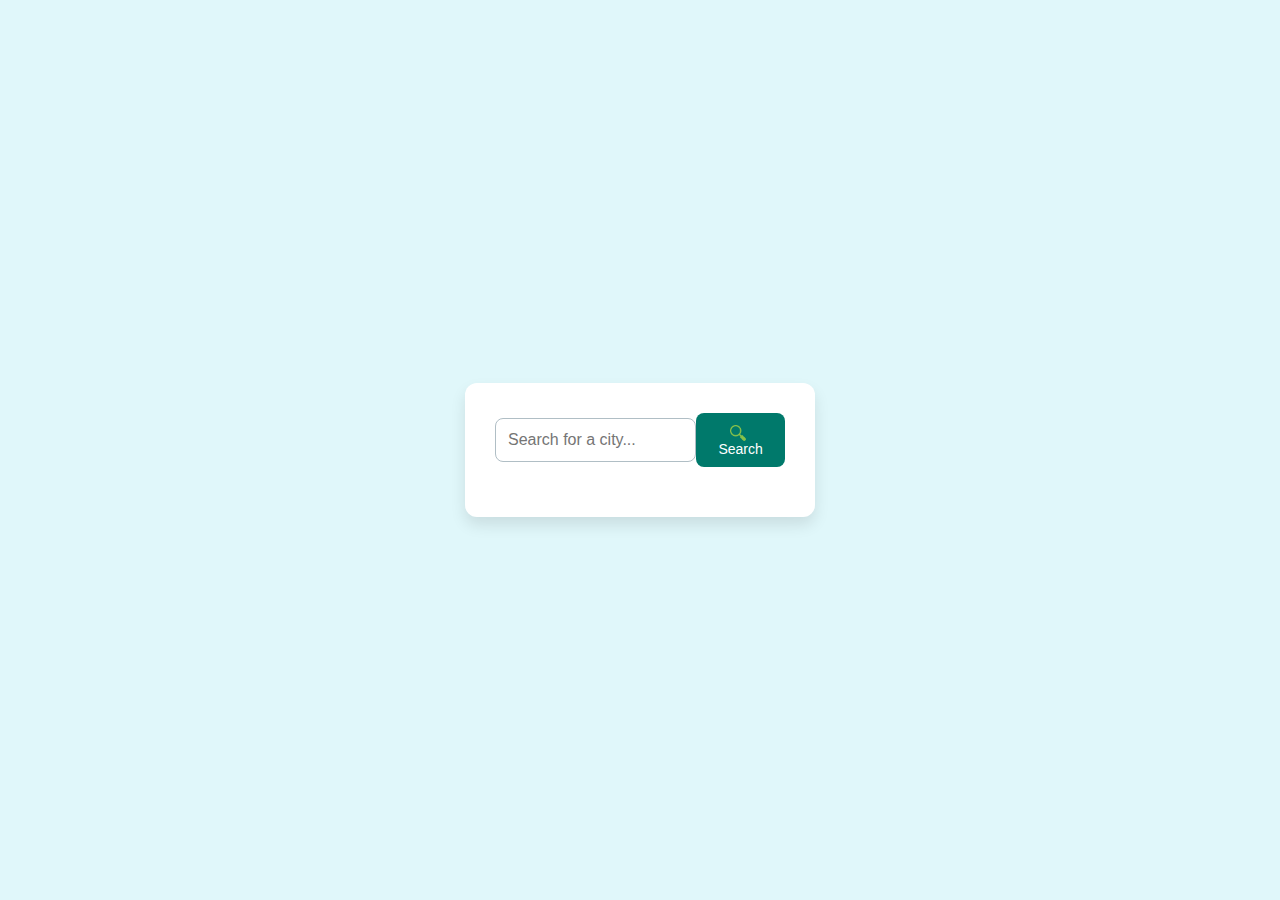
<file: index.html>
<!DOCTYPE html>
<html lang="en">
<head>
    <meta charset="UTF-8">
    <meta name="viewport" content="width=device-width, initial-scale=1.0">
    <title>Weather App</title>
    <link rel="stylesheet" href="styles.css">
</head>
<body>
    <div class="weather-card">
        <div class="search-container">
            <input type="text" id="city-search" placeholder="Search for a city..." spellcheck="false">
            <button id="city-search-btn"><img src="../img/search.png" alt="Search Icon">Search</button>
            <div class="error-message">
                <p>Invalid City Name</p>
            </div>
        </div>
        <div class="weather-info">
            <img src="./img/rain.png" class="weather-icon" alt="Weather Icon">
            <h1 class="temperature">22°C</h1>
            <h1 class="city-name">Pokhara</h1>
            <div class="weather-details">
                <div class="detail-column">
                    <img src="./img/humidity.png" alt="Humidity Icon">
                    <div>
                        <p class="humidity-value">50%</p>
                        <p>Humidity</p>
                    </div>
                </div>
                <div class="detail-column">
                    <img src="./img/wind.png" alt="Wind Icon">
                    <div>
                        <p class="wind-speed">15 km/h</p>
                        <p>Wind</p>
                    </div>
                </div>
            </div>
        </div>
    </div>
    <script src="script.js"></script>
</body>
</html>
</file>
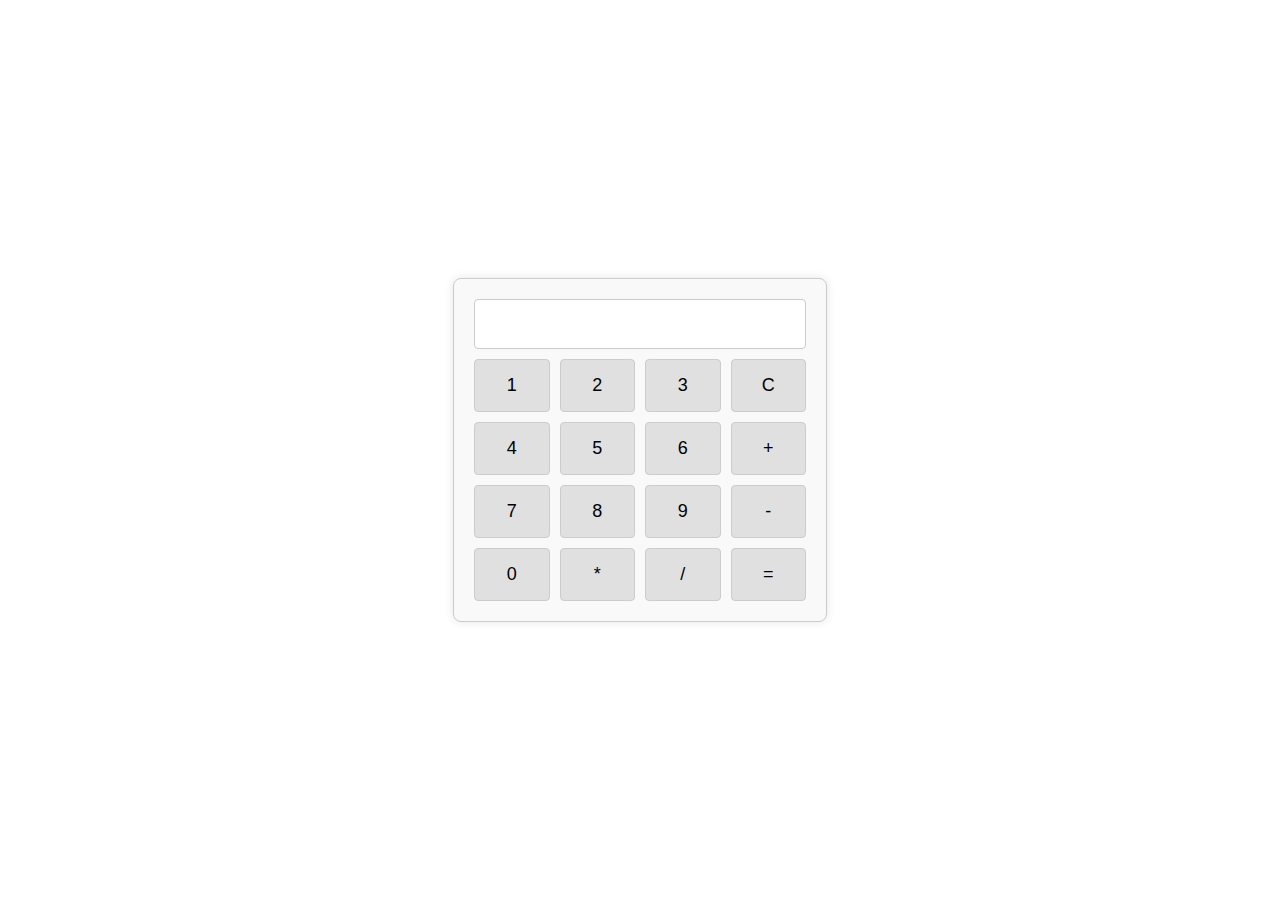
<file: Calculator/index.html>
<!DOCTYPE html>
<html lang="en">
<head>
    <meta charset="UTF-8">
    <meta name="viewport" content="width=device-width, initial-scale=1.0">
    <title>Calculator App</title>
    <link href="styles.css" rel="stylesheet">
</head>
<body>
    <div class="calculator">
        <input type="text" id="display" class="display" readonly>
        <div class="buttons">
            <button onclick="appendNumber('1')">1</button>
            <button onclick="appendNumber('2')">2</button>
            <button onclick="appendNumber('3')">3</button>
            <button onclick="clearDisplay()">C</button>

            <button onclick="appendNumber('4')">4</button>
            <button onclick="appendNumber('5')">5</button>
            <button onclick="appendNumber('6')">6</button>
            <button onclick="appendOperation('+')">+</button>

            <button onclick="appendNumber('7')">7</button>
            <button onclick="appendNumber('8')">8</button>
            <button onclick="appendNumber('9')">9</button>
            <button onclick="appendOperation('-')">-</button>

            <button onclick="appendNumber('0')">0</button>
            <button onclick="appendOperation('*')">*</button>
            <button onclick="appendOperation('/')">/</button>
            <button onclick="calculateResult()">=</button>
            
        </div>

    </div>
    <script src="script.js">

    </script>
</body>
</html>
</file>
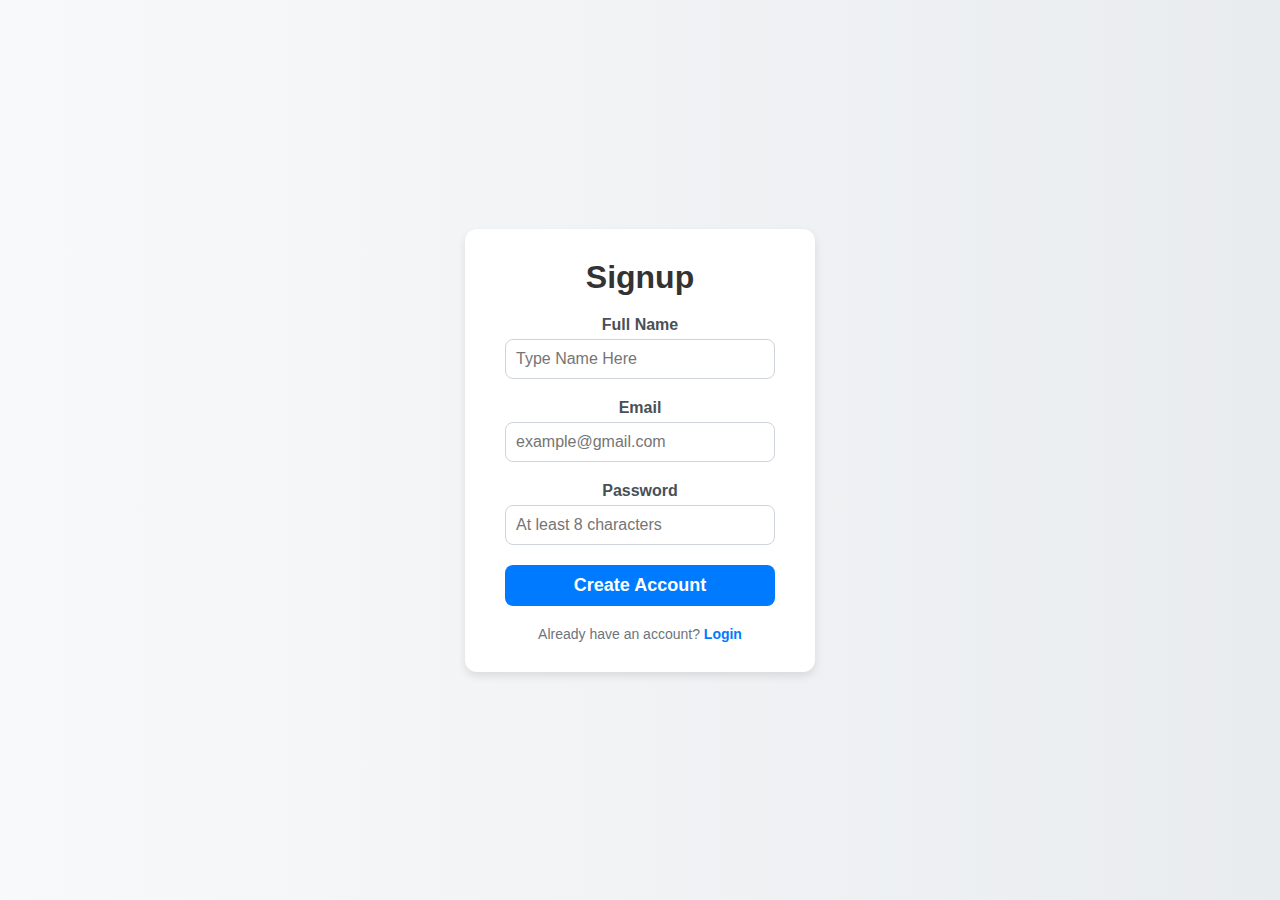
<file: form Validations/index.html>
<!DOCTYPE html>
<html lang="en">
<head>
    <meta charset="UTF-8" />
    <meta http-equiv="X-UA-Compatible" content="IE=edge" />
    <meta name="viewport" content="width=device-width, initial-scale=1.0" />
    <link rel="stylesheet" href="styles.css" />
    <title>Signup Form</title>
</head>
<body>
    <div class="container">
        <div class="box">
            <header class="signup-header">
                <h1>Signup</h1>
            </header>
            <main class="signup-body">
                <form id="signupForm">
                    <p>
                        <label for="name">Full Name</label>
                        <input type="text" id="name" placeholder="Type Name Here" />
                        <span id="nameError" class="error-message"></span>
                    </p>
                    <p>
                        <label for="email">Email</label>
                        <input type="email" id="email" placeholder="example@gmail.com" />
                        <span id="emailError" class="error-message"></span>
                    </p>
                    <p>
                        <label for="password">Password</label>
                        <input type="password" id="password" placeholder="At least 8 characters" />
                        <span id="passwordError" class="error-message"></span>
                    </p>
                    <p>
                        <input type="submit" value="Create Account" id="submitBtn"/>
                    </p>
                </form>
            </main>
            <footer class="signup-footer">
                <p>Already have an account? <a href="#">Login</a></p>
            </footer>
        </div>
    </div>
    <script src="script.js"></script>
</body>
</html>
</file>
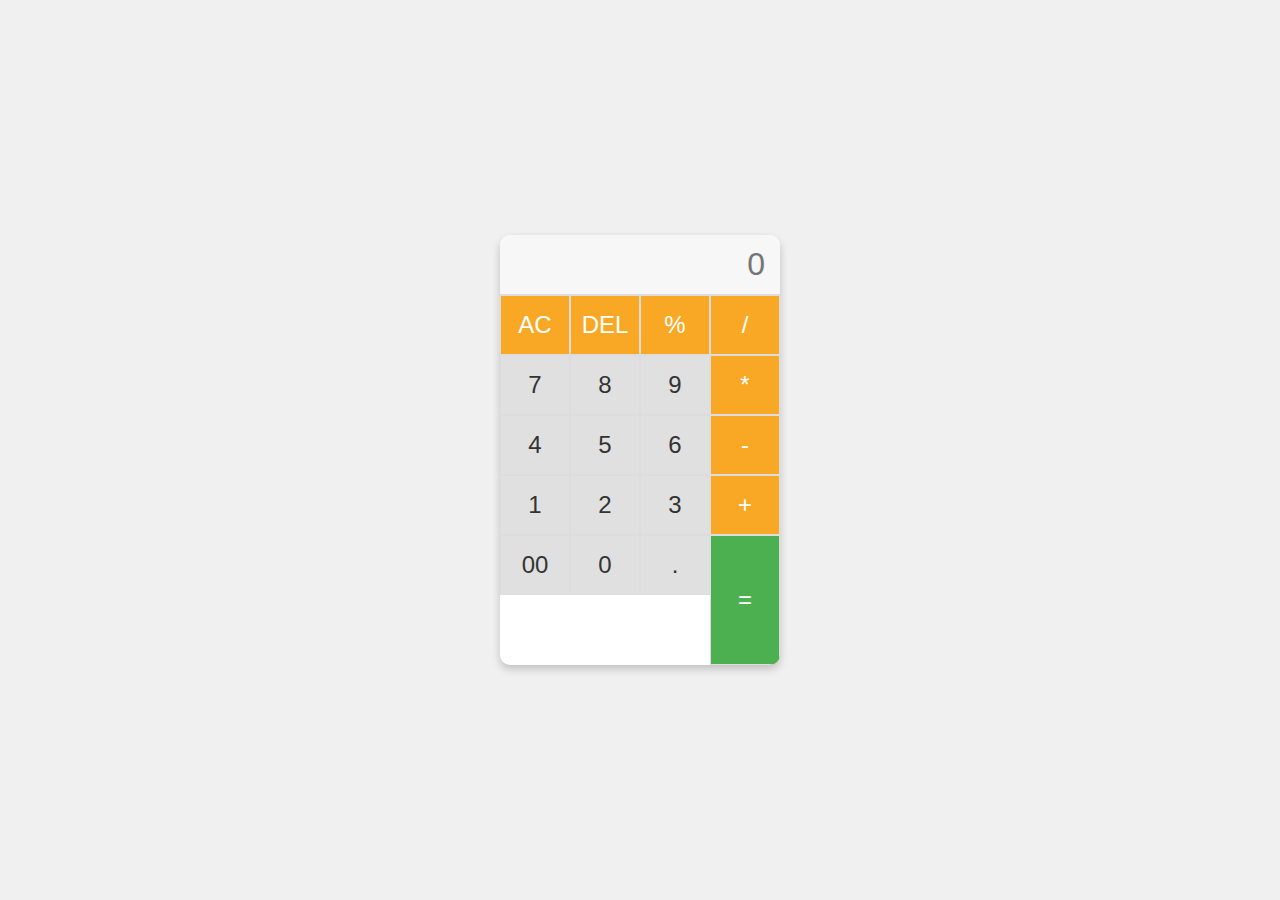
<file: Mycalculator/index.html>
<!DOCTYPE html>
<html lang="en">
  <head>
    <meta charset="UTF-8" />
    <meta http-equiv="X-UA-Compatible" content="IE=edge" />
    <meta name="viewport" content="width=device-width, initial-scale=1.0" />
    <link rel="stylesheet" href="style.css" />
    <title>Calculator 
        
    </title>
  </head>
  <body>
    <div class="container">
      <div class="calculator">
        <input type="text" id="inputBox" placeholder="0" />
        <div class="row">
          <button class="button operator">AC</button>
          <button class="button operator">DEL</button>
          <button class="button operator">%</button>
          <button class="button operator">/</button>
        </div>
        <div class="row">
          <button class="button">7</button>
          <button class="button">8</button>
          <button class="button">9</button>
          <button class="button operator">*</button>
        </div>
        <div class="row">
          <button class="button">4</button>
          <button class="button">5</button>
          <button class="button">6</button>
          <button class="button operator">-</button>
        </div>
        <div class="row">
          <button class="button">1</button>
          <button class="button">2</button>
          <button class="button">3</button>
          <button class="button operator">+</button>
        </div>
        <div class="row">
          <button class="button">00</button>
          <button class="button">0</button>
          <button class="button">.</button>
          <button class="button equalBtn">=</button>
        </div>
      </div>
    </div>
    <script src="script.js"></script>
  </body>
</html>
</file>
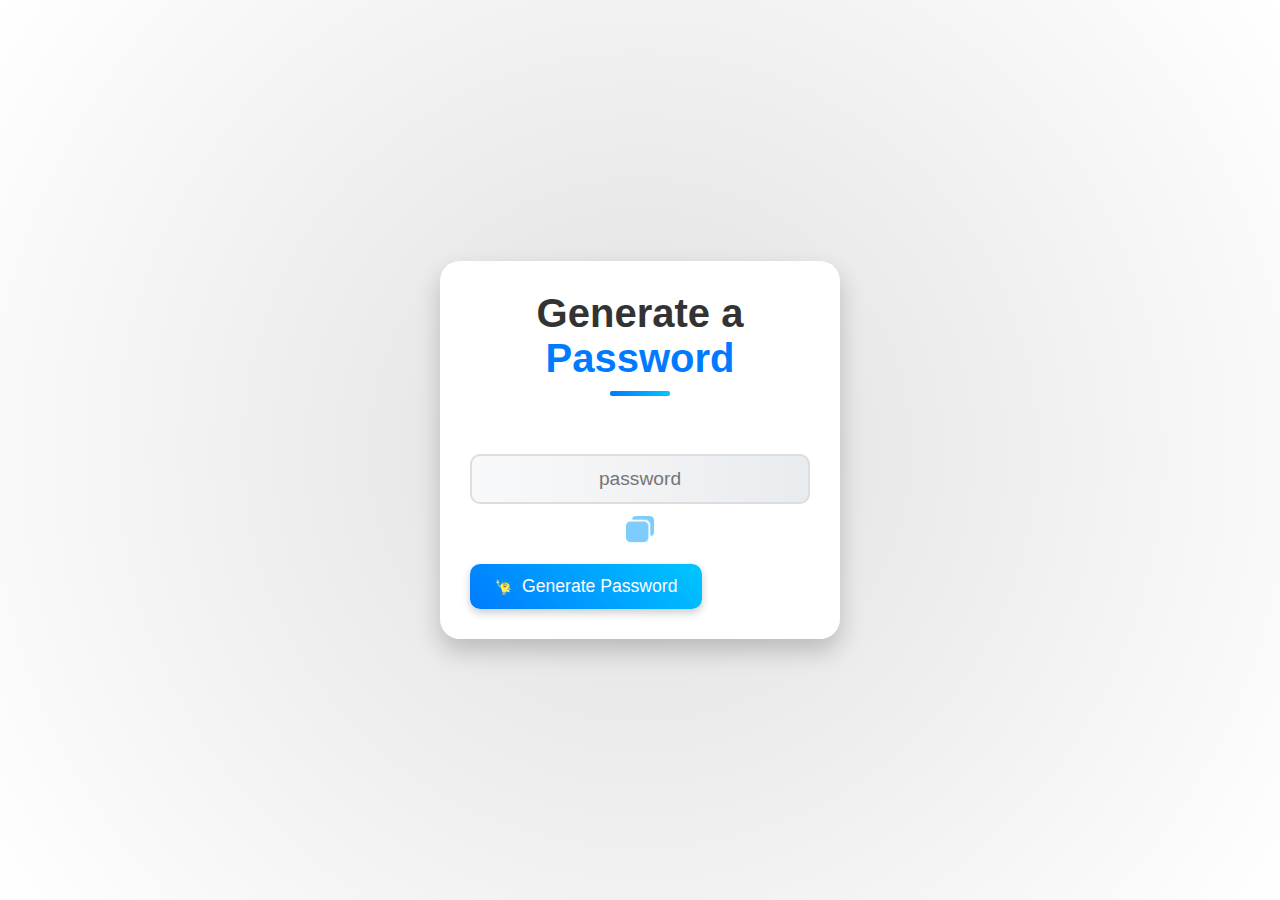
<file: Password Genrator/index.html>
<!DOCTYPE html>
<html lang="en">
<head>
    <meta charset="UTF-8">
    <meta name="viewport" content="width=device-width, initial-scale=1.0">
    <title>Password Generator</title>
    <link rel="stylesheet" href="styles.css">
</head>
<body>
    <div class="container">
        <h1 class="gen">
            Generate a <br><span>Password</span>
        </h1>
        <br>
        <div class="display">
            <input type="text" id="passwordBox" placeholder="password">
            <img src="paste.png" alt="paste" onclick="copyPassword()">
        </div>
        <button onclick="createPassword()"><img src="light.png" alt="generate">Generate Password</button>
    </div>
    <script src="script.js"></script>
</body>
</html>
</file>
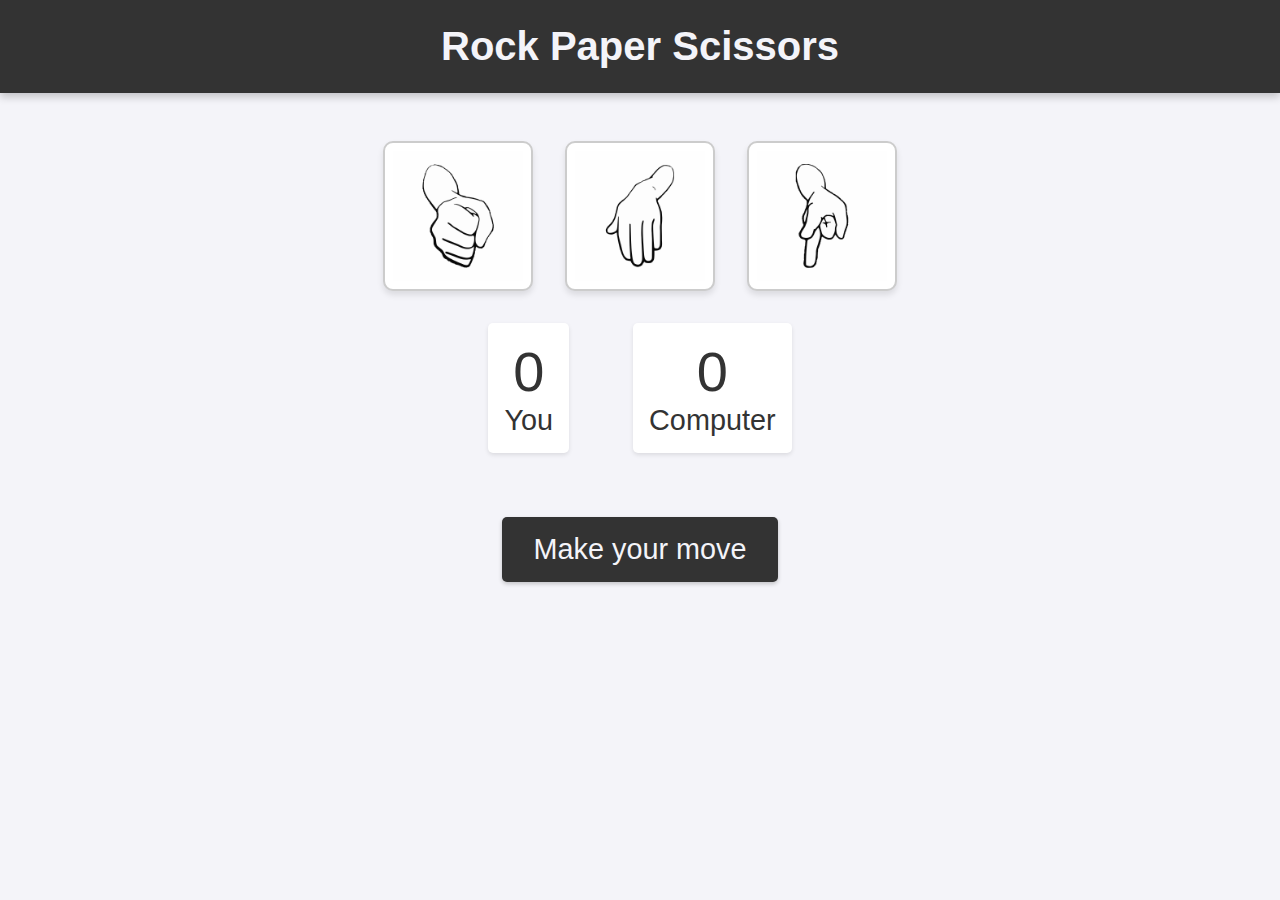
<file: StonePaperScissors/index.html>
<!DOCTYPE html>
<html lang="en">
  <head>
    <meta charset="UTF-8" />
    <meta name="viewport" content="width=device-width, initial-scale=1.0" />
    <title>Rock Paper Scissors Game</title>
    <link rel="stylesheet" href="styles.css" />
  </head>
  <body>
    <h1>Rock Paper Scissors</h1>
    <div class="game-options">
      <div class="option" id="rock">
        <img src="./images/rock1.png" />
      </div>
      <div class="option" id="paper">
        <img src="./images/paper3.png" />
      </div>
      <div class="option" id="scissors">
        <img src="./images/scissor2.png" />
      </div>
    </div>

    <div class="score-container">
      <div class="user-score">
        <p id="user-score">0</p>
        <p>You</p>
      </div>
      <div class="comp-score">
        <p id="comp-score">0</p>
        <p>Computer</p>
      </div>
    </div>

    <div class="message-container">
      <p id="message">Make your move</p>
    </div>
    <script src="script.js"></script>
  </body>
</html>
</file>
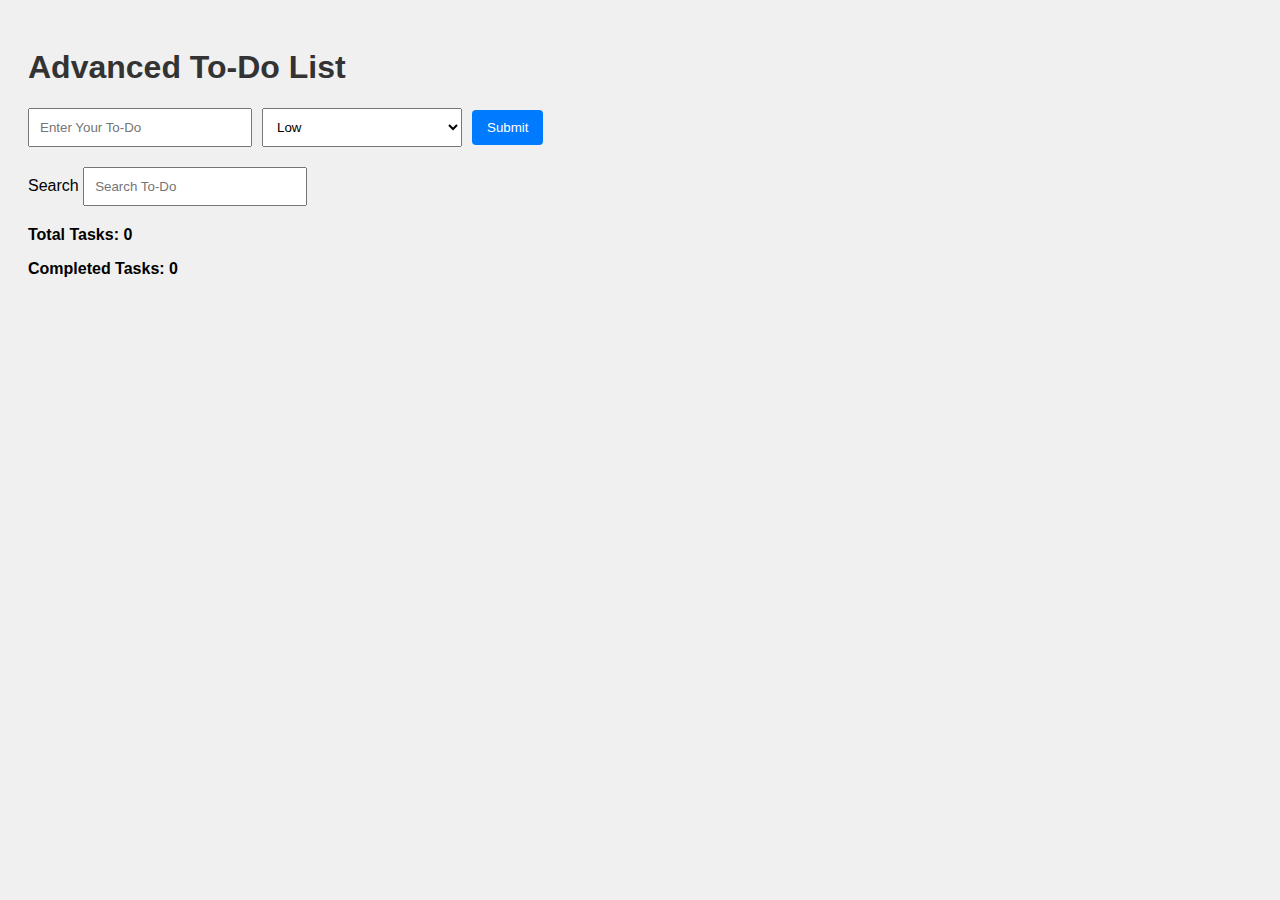
<file: to do app/index.html>
<!DOCTYPE html>
<html lang="en">
<head>
    <meta charset="UTF-8">
    <meta name="viewport" content="width=device-width, initial-scale=1.0">
    <link href="style.css" rel="stylesheet">
    <title>Advanced To-Do List</title>
</head>
<body>
    <h1>Advanced To-Do List</h1>
    <div class="input-container">
        <input type="text" id="todoInput" placeholder="Enter Your To-Do">
        <select id="prioritySelect">
            <option value="low">Low</option>
            <option value="medium">Medium</option>
            <option value="high">High</option>
        </select>
        <button onclick="addTask()" type="button">Submit</button>
    </div>
    <div>
        <label for="search">Search</label>
        <input id="search" type="text" placeholder="Search To-Do" onkeyup="searchTasks()">
    </div>
    <ul id="todoList"></ul>
    <div>
        <p>Total Tasks: <span id="totalTask">0</span></p>
        <p>Completed Tasks: <span id="completedTask">0</span></p>
    </div>

    <script src="script.js"></script>
</body>
</html>
</file>
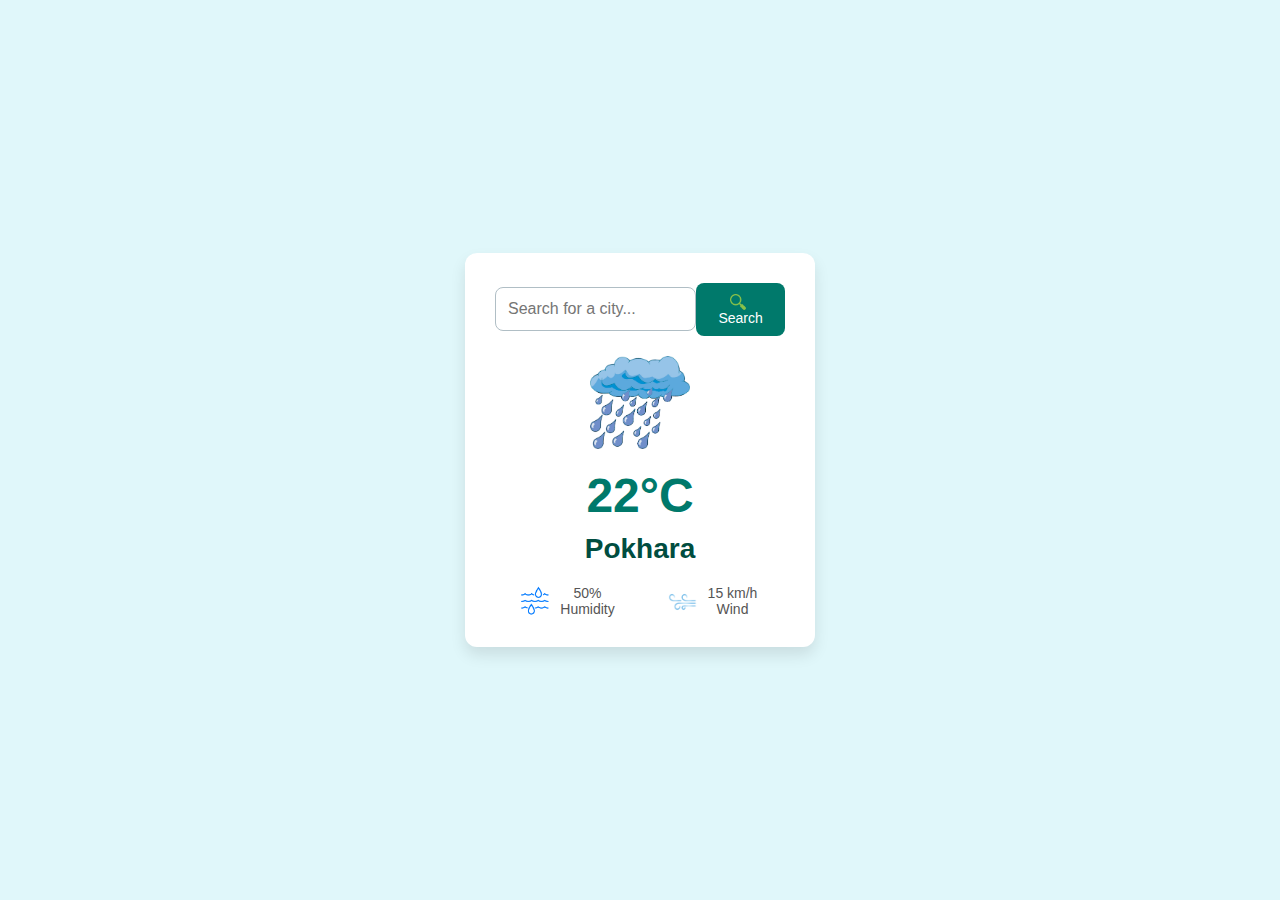
<file: WeatherApp/index.html>
<!DOCTYPE html>
<html lang="en">
<head>
    <meta charset="UTF-8">
    <meta name="viewport" content="width=device-width, initial-scale=1.0">
    <title>Weather App</title>
    <link rel="stylesheet" href="styles.css">
</head>
<body>
    <div class="weather-card">
        <div class="search-container">
            <input type="text" id="city-search" placeholder="Search for a city..." spellcheck="false">
            <button id="city-search-btn"><img src="../img/search.png" alt="Search Icon">Search</button>
            <div class="error-message">
                <p>Invalid City Name</p>
            </div>
        </div>
        <div class="weth">
       <img src="./img/rain.png" class="weather-icon" alt="Weather Icon">
            <h1 class="temperature">22°C</h1>
            <h1 class="city-name">Pokhara</h1>
            <div class="weather-details">
                <div class="detail-column">
                    <img src="./img/humidity.png" alt="Humidity Icon">
                    <div>
                        <p class="humidity-value">50%</p>
                        <p>Humidity</p>
                    </div>
                </div>
                <div class="detail-column">
                    <img src="./img/wind.png" alt="Wind Icon">
                    <div>
                        <p class="wind-speed">15 km/h</p>
                        <p>Wind</p>
                    </div>
                </div>
            </div>
        </div>
    </div>
    <script src="script.js"></script>
</body>
</html>
</file>
<file: Calculator/styles.css>
body {
    font-family: Arial, sans-serif;
    display: flex;
    justify-content: center;
    align-items: center;
    height: 100vh;
    margin: 0;
}
.calculator {
    border: 1px solid #ccc;
    border-radius: 8px;
    padding: 20px;
    background-color: #f9f9f9;
    box-shadow: 0 0 10px rgba(0, 0, 0, 0.1);
}
.display {
    width: 100%;
    padding: 10px;
    margin-bottom: 10px;
    border-radius: 4px;
    border: 1px solid #ccc;
    font-size: 24px;
    text-align: right;
    box-sizing: border-box;
}
.buttons {
    display: grid;
    grid-template-columns: repeat(4, 1fr);
    gap: 10px;
}
.buttons button {
    padding: 15px;
    font-size: 18px;
    border: 1px solid #ccc;
    border-radius: 4px;
    background-color: #e0e0e0;
    cursor: pointer;
    transition: background-color 0.2s;
}
.buttons button:hover {
    background-color: #d5d5d5;
}
.buttons button:active {
    background-color: #ccc;
}
</file>
<file: form Validations/styles.css>
* {
    margin: 0;
    padding: 0;
    box-sizing: border-box;
    font-family: 'Arial', sans-serif;
    color: #333;
}

body {
    background: linear-gradient(to right, #f8f9fa, #e9ecef);
    display: flex;
    justify-content: center;
    align-items: center;
    height: 100vh;
}

.container {
    width: 100%;
    display: flex;
    justify-content: center;
    align-items: center;
}

.box {
    width: 350px;
    background: #fff;
    border-radius: 12px;
    box-shadow: 0 4px 8px rgba(0, 0, 0, 0.1);
    padding: 30px;
    margin: 15px;
    text-align: center;
}

.signup-header h1 {
    font-size: 2rem;
    color: #333;
    margin-bottom: 20px;
}

.signup-body p {
    margin-bottom: 20px;
    position: relative;
}

.signup-body p label {
    display: block;
    font-size: 16px;
    font-weight: 600;
    color: #495057;
    margin-bottom: 5px;
}

.signup-body p input {
    width: calc(100% - 20px);
    padding: 10px;
    border-radius: 8px;
    font-size: 16px;
    border: 1px solid #ced4da;
    outline: none;
    color: #495057;
}

.signup-body p input:focus {
    border-color: #80bdff;
    box-shadow: 0 0 0 0.2rem rgba(38, 143, 255, 0.25);
}

.signup-body p input[type="submit"] {
    background-color: #007bff;
    color: #fff;
    border: none;
    font-size: 18px;
    font-weight: 600;
    cursor: pointer;
    padding: 10px 20px;
    border-radius: 8px;
    transition: background-color 0.3s;
}

.signup-body p input[type="submit"]:hover {
    background-color: #0056b3;
}

.signup-footer p {
    font-size: 14px;
    color: #6c757d;
}

.signup-footer p a {
    color: #007bff;
    text-decoration: none;
    font-weight: 600;
}

.signup-footer p a:hover {
    text-decoration: underline;
}
</file>
<file: StonePaperScissors/styles.css>
* {
    margin: 0;
    padding: 0;
    text-align: center;
    box-sizing: border-box;
  }
  
  body {
    font-family: Arial, sans-serif;
    background-color: #f4f4f9;
    color: #333;
  }
  
  h1 {
    background-color: #333;
    color: #f4f4f9;
    padding: 1.5rem 0;
    font-size: 2.5rem;
    margin-bottom: 2rem;
    box-shadow: 0 4px 8px rgba(0, 0, 0, 0.2);
  }
  
  .option {
    height: 150px;
    width: 150px;
    border-radius: 10px;
    display: flex;
    justify-content: center;
    align-items: center;
    transition: transform 0.3s ease, background-color 0.3s ease;
    background-color: #fff;
    box-shadow: 0 4px 6px rgba(0, 0, 0, 0.1);
    border: 2px solid #ccc;
  }
  
  .option:hover {
    cursor: pointer;
    transform: scale(1.1);
    background-color: #ececec;
  }
  
  .option img {
    height: 130px;
    width: 130px;
    object-fit: cover;
  }
  
  .game-options {
    display: flex;
    justify-content: center;
    align-items: center;
    gap: 2rem;
    margin-top: 3rem;
  }
  
  .score-container {
    display: flex;
    justify-content: center;
    align-items: center;
    font-size: 1.8rem;
    margin-top: 2rem;
    gap: 4rem;
  }
  
  .score-container div {
    padding: 1rem;
    background-color: #fff;
    border-radius: 5px;
    box-shadow: 0 2px 4px rgba(0, 0, 0, 0.1);
  }
  
  #user-score,
  #comp-score {
    font-size: 3.5rem;
    color: #333;
  }
  
  .message-container {
    margin-top: 4rem;
  }
  
  #message {
    background-color: #333;
    color: #f4f4f9;
    font-size: 1.8rem;
    padding: 1rem 2rem;
    border-radius: 5px;
    display: inline-block;
    box-shadow: 0 2px 4px rgba(0, 0, 0, 0.2);
  }
</file>
<file: to do app/style.css>
body {
    font-family: Arial, sans-serif;
    padding: 20px;
    background-color: #f0f0f0;
}

h1 {
    color: #333;
}

.input-container {
    display: flex;
    align-items: center;
    margin-bottom: 20px;
}

input[type="text"], select {
    padding: 10px;
    margin-right: 10px;
    width: 200px;
}

button {
    padding: 10px 15px;
    margin-right: 5px;
    background-color: #007bff;
    color: white;
    border: none;
    cursor: pointer;
    border-radius: 4px;
}

button:hover {
    background-color: #0056b3;
}

ul {
    list-style-type: none;
    padding: 0;
}

li {
    padding: 10px;
    background-color: #fff;
    margin-bottom: 5px;
    border: 1px solid #ddd;
    border-radius: 4px;
    display: flex;
    justify-content: space-between;
    align-items: center;
}

li.completed {
    text-decoration: line-through;
    color: #6c757d;
}

li.priority-low {
    border-left: 5px solid green;
}

li.priority-medium {
    border-left: 5px solid orange;
}

li.priority-high {
    border-left: 5px solid red;
}

span.completed {
    text-decoration: line-through;
    color: #6c757d;
}

div {
    margin-top: 20px;
}

p {
    font-weight: bold;
}
</file>
<file: styles.css>
/* Basic Reset */
* {
    margin: 0;
    padding: 0;
    box-sizing: border-box;
    font-family: 'Segoe UI', Tahoma, Geneva, Verdana, sans-serif;
}

body {
    display: flex;
    justify-content: center;
    align-items: center;
    height: 100vh;
    background: #e0f7fa; /* Light cyan background */
    color: #333;
}

.weather-card {
    background: #ffffff; /* Solid white background */
    border-radius: 12px;
    padding: 30px;
    max-width: 350px;
    width: 100%;
    box-shadow: 0px 8px 15px rgba(0, 0, 0, 0.1); /* Subtle shadow */
    text-align: center;
    transition: transform 0.3s ease, box-shadow 0.3s ease;
}

.weather-card:hover {
    transform: translateY(-10px); /* Gentle hover lift */
    box-shadow: 0px 15px 25px rgba(0, 0, 0, 0.2); /* Slightly stronger shadow */
}

.search-container {
    display: flex;
    justify-content: space-between;
    align-items: center;
    margin-bottom: 20px;
}

#city-search {
    width: 70%;
    padding: 12px;
    border-radius: 8px;
    border: 1px solid #b0bec5; /* Soft grey border */
    outline: none;
    font-size: 16px;
    transition: all 0.3s ease-in-out;
}

#city-search:focus {
    border-color: #00796b; /* Green focus border */
    box-shadow: 0 0 8px rgba(0, 150, 136, 0.2); /* Subtle shadow on focus */
}

#city-search-btn {
    background: #00796b; /* Teal button background */
    border: none;
    padding: 10px 12px; /* Reduced padding for a smaller button */
    border-radius: 8px;
    cursor: pointer;
    color: white;
    font-size: 14px; /* Reduced font size */
    transition: background 0.3s ease;
}

#city-search-btn img {
    width: 16px; /* Reduced size of the icon */
    margin-right: 5px;
    vertical-align: middle;
}

#city-search-btn:hover {
    background: #004d40; /* Darker teal on hover */
}

.error-message {
    display: none;
    color: #d32f2f; /* Red for error messages */
    text-align: center;
    margin-top: 10px;
    font-size: 14px;
    animation: fadeIn 0.5s ease-in-out;
}

.weather-info {
    display: none;
    animation: fadeIn 0.5s ease-in-out;
}

.weather-icon {
    width: 100px;
    margin-bottom: 15px;
}

.temperature {
    font-size: 48px;
    margin-bottom: 10px;
    color: #00796b; /* Teal color for temperature */
}

.city-name {
    font-size: 28px;
    margin-bottom: 20px;
    color: #004d40; /* Dark teal for city name */
}

.weather-details {
    display: flex;
    justify-content: space-between;
    margin-top: 20px;
}

.detail-column {
    display: flex;
    align-items: center;
    gap: 10px;
    flex: 1;
    justify-content: center;
}

.detail-column img {
    width: 30px;
}

.detail-column p {
    font-size: 14px;
    margin: 0;
    color: #555; /* Grey for detail text */
}

/* Responsive Design */
@media (max-width: 768px) {
    .weather-card {
        padding: 20px;
    }

    .search-container {
        flex-direction: column;
        gap: 10px;
    }

    #city-search {
        width: 100%;
    }

    .temperature {
        font-size: 36px;
    }

    .city-name {
        font-size: 24px;
    }

    .weather-details {
        flex-direction: column;
        gap: 15px;
    }
}

/* Animations */
@keyframes fadeIn {
    from {
        opacity: 0;
    }
    to {
        opacity: 1;
    }
}
</file>
<file: Mycalculator/style.css>
/* Reset some default browser styles */
body, html {
    margin: 0;
    padding: 0;
    font-family: Arial, sans-serif;
  }
  
  .container {
    display: flex;
    justify-content: center;
    align-items: center;
    min-height: 100vh;
    background: #f0f0f0;
  }
  
  .calculator {
    width: 280px;
    border-radius: 10px;
    overflow: hidden;
    box-shadow: 0 4px 8px rgba(0, 0, 0, 0.2);
    background: #ffffff;
  }
  
  #inputBox {
    width: 100%;
    height: 60px;
    border: none;
    border-bottom: 1px solid #ddd;
    padding: 0 15px;
    font-size: 2em;
    text-align: right;
    background: #f7f7f7;
    box-sizing: border-box;
  }
  
  .row {
    display: flex;
  }
  
  .button {
    width: 25%;
    height: 60px;
    border: 1px solid #ddd;
    background: #e0e0e0;
    font-size: 1.5em;
    color: #333;
    display: flex;
    justify-content: center;
    align-items: center;
    cursor: pointer;
    transition: background 0.3s, transform 0.1s;
  }
  
  .button:hover {
    background: #d0d0d0;
  }
  
  .button:active {
    transform: scale(0.98);
  }
  
  .button.operator {
    background: #f9a825;
    color: #fff;
  }
  
  .button.operator:hover {
    background: #f57f17;
  }
  
  .button.equalBtn {
    background: #4caf50;
    color: #fff;
    height: 130px; /* Taller button for the equals sign */
  }
  
  .button.equalBtn:hover {
    background: #388e3c;
  }
  
  @media (max-width: 600px) {
    .calculator {
      width: 100%;
      max-width: 400px;
    }
  
    .button {
      font-size: 1.2em;
      height: 50px;
    }
  
    #inputBox {
      height: 50px;
      font-size: 1.5em;
    }
  }
</file>
<file: Password Genrator/styles.css>
/* Basic reset and box-sizing */
* {
    margin: 0;
    padding: 0;
    box-sizing: border-box;
}

/* Body styling */
body {
    background: radial-gradient(circle, #e0e0e0, #ffffff);
    font-family: 'Arial', sans-serif;
    display: flex;
    justify-content: center;
    align-items: center;
    min-height: 100vh;
    overflow: hidden;
}

/* Container styling */
.container {
    text-align: center;
    background: #ffffff;
    border-radius: 20px;
    box-shadow: 0 12px 24px rgba(0, 0, 0, 0.2);
    padding: 30px;
    width: 90%;
    max-width: 400px;
    position: relative;
    overflow: hidden;
    transition: transform 0.3s ease, box-shadow 0.3s ease;
}

/* Container hover effect */
.container:hover {
    transform: scale(1.05);
    box-shadow: 0 20px 40px rgba(0, 0, 0, 0.3);
}

/* Heading styling */
h1 {
    font-size: 2.5rem;
    color: #333;
    margin-bottom: 20px;
    position: relative;
    padding-bottom: 10px;
}

h1 span {
    color: #007bff;
    font-weight: bold;
}

h1::after {
    content: "";
    display: block;
    width: 60px;
    height: 5px;
    background: linear-gradient(90deg, #007bff, #00c6ff);
    margin: 10px auto;
    border-radius: 2px;
    animation: slideIn 1s ease-out;
}

/* Animation for the underline effect */
@keyframes slideIn {
    from {
        width: 0;
    }
    to {
        width: 60px;
    }
}

/* Display styling */
.display {
    display: flex;
    flex-direction: column;
    align-items: center;
    gap: 10px;
    margin-bottom: 20px;
}

/* Input styling */
input[type="text"] {
    font-size: 1.2rem;
    padding: 12px;
    border: 2px solid #ddd;
    border-radius: 10px;
    width: 100%;
    max-width: 350px;
    text-align: center;
    transition: border-color 0.3s ease, box-shadow 0.3s ease;
    background: linear-gradient(to right, #f8f9fa, #e9ecef);
}

input[type="text"]:focus {
    border-color: #007bff;
    outline: none;
    box-shadow: 0 0 8px rgba(0, 123, 255, 0.3);
}

/* Image styling */
img {
    width: 30px;
    height: 30px;
    cursor: pointer;
    transition: transform 0.3s ease, filter 0.3s ease;
}

img:hover {
    transform: scale(1.2) rotate(10deg);
    filter: brightness(1.2) saturate(1.2);
}

/* Button styling */
button {
    display: flex;
    align-items: center;
    justify-content: center;
    background: linear-gradient(45deg, #007bff, #00c6ff);
    border: none;
    border-radius: 10px;
    color: #fff;
    font-size: 1.1rem;
    padding: 12px 24px;
    cursor: pointer;
    position: relative;
    overflow: hidden;
    transition: background-color 0.3s ease, transform 0.3s ease;
    box-shadow: 0 4px 8px rgba(0, 0, 0, 0.2);
}

button img {
    width: 20px;
    height: 20px;
    margin-right: 8px;
}

/* Button hover effect */
button:hover {
    background: linear-gradient(45deg, #0056b3, #003d7a);
    transform: translateY(-3px);
}

/* Button active effect */
button:active {
    background: linear-gradient(45deg, #003d7a, #00274d);
    transform: translateY(1px);
}

/* Responsive styling */
@media (max-width: 600px) {
    .container {
        width: 95%;
        padding: 20px;
    }

    input[type="text"] {
        max-width: 100%;
    }

    button {
        font-size: 1rem;
        padding: 10px 20px;
    }
}
</file>
<file: WeatherApp/styles.css>
/* Basic Reset */
* {
    margin: 0;
    padding: 0;
    box-sizing: border-box;
    font-family: 'Segoe UI', Tahoma, Geneva, Verdana, sans-serif;
}

body {
    display: flex;
    justify-content: center;
    align-items: center;
    height: 100vh;
    background: #e0f7fa; /* Light cyan background */
    color: #333;
}

.weather-card {
    background: #ffffff; /* Solid white background */
    border-radius: 12px;
    padding: 30px;
    max-width: 350px;
    width: 100%;
    box-shadow: 0px 8px 15px rgba(0, 0, 0, 0.1); /* Subtle shadow */
    text-align: center;
    transition: transform 0.3s ease, box-shadow 0.3s ease;
}

.weather-card:hover {
    transform: translateY(-10px); /* Gentle hover lift */
    box-shadow: 0px 15px 25px rgba(0, 0, 0, 0.2); /* Slightly stronger shadow */
}

.search-container {
    display: flex;
    justify-content: space-between;
    align-items: center;
    margin-bottom: 20px;
}

#city-search {
    width: 70%;
    padding: 12px;
    border-radius: 8px;
    border: 1px solid #b0bec5; /* Soft grey border */
    outline: none;
    font-size: 16px;
    transition: all 0.3s ease-in-out;
}

#city-search:focus {
    border-color: #00796b; /* Green focus border */
    box-shadow: 0 0 8px rgba(0, 150, 136, 0.2); /* Subtle shadow on focus */
}

#city-search-btn {
    background: #00796b; /* Teal button background */
    border: none;
    padding: 10px 12px; /* Reduced padding for a smaller button */
    border-radius: 8px;
    cursor: pointer;
    color: white;
    font-size: 14px; /* Reduced font size */
    transition: background 0.3s ease;
}

#city-search-btn img {
    width: 16px; /* Reduced size of the icon */
    margin-right: 5px;
    vertical-align: middle;
}

#city-search-btn:hover {
    background: #004d40; /* Darker teal on hover */
}

.error-message {
    display: none;
    color: #d32f2f; /* Red for error messages */
    text-align: center;
    margin-top: 10px;
    font-size: 14px;
    animation: fadeIn 0.5s ease-in-out;
}

.weather-info {
    display: none;
    animation: fadeIn 0.5s ease-in-out;
}

.weather-icon {
    width: 100px;
    margin-bottom: 15px;
}

.temperature {
    font-size: 48px;
    margin-bottom: 10px;
    color: #00796b; /* Teal color for temperature */
}

.city-name {
    font-size: 28px;
    margin-bottom: 20px;
    color: #004d40; /* Dark teal for city name */
}

.weather-details {
    display: flex;
    justify-content: space-between;
    margin-top: 20px;
}

.detail-column {
    display: flex;
    align-items: center;
    gap: 10px;
    flex: 1;
    justify-content: center;
}

.detail-column img {
    width: 30px;
}

.detail-column p {
    font-size: 14px;
    margin: 0;
    color: #555; /* Grey for detail text */
}

/* Responsive Design */
@media (max-width: 768px) {
    .weather-card {
        padding: 20px;
    }

    .search-container {
        flex-direction: column;
        gap: 10px;
    }

    #city-search {
        width: 100%;
    }

    .temperature {
        font-size: 36px;
    }

    .city-name {
        font-size: 24px;
    }

    .weather-details {
        flex-direction: column;
        gap: 15px;
    }
}

/* Animations */
@keyframes fadeIn {
    from {
        opacity: 0;
    }
    to {
        opacity: 1;
    }
}
</file>
